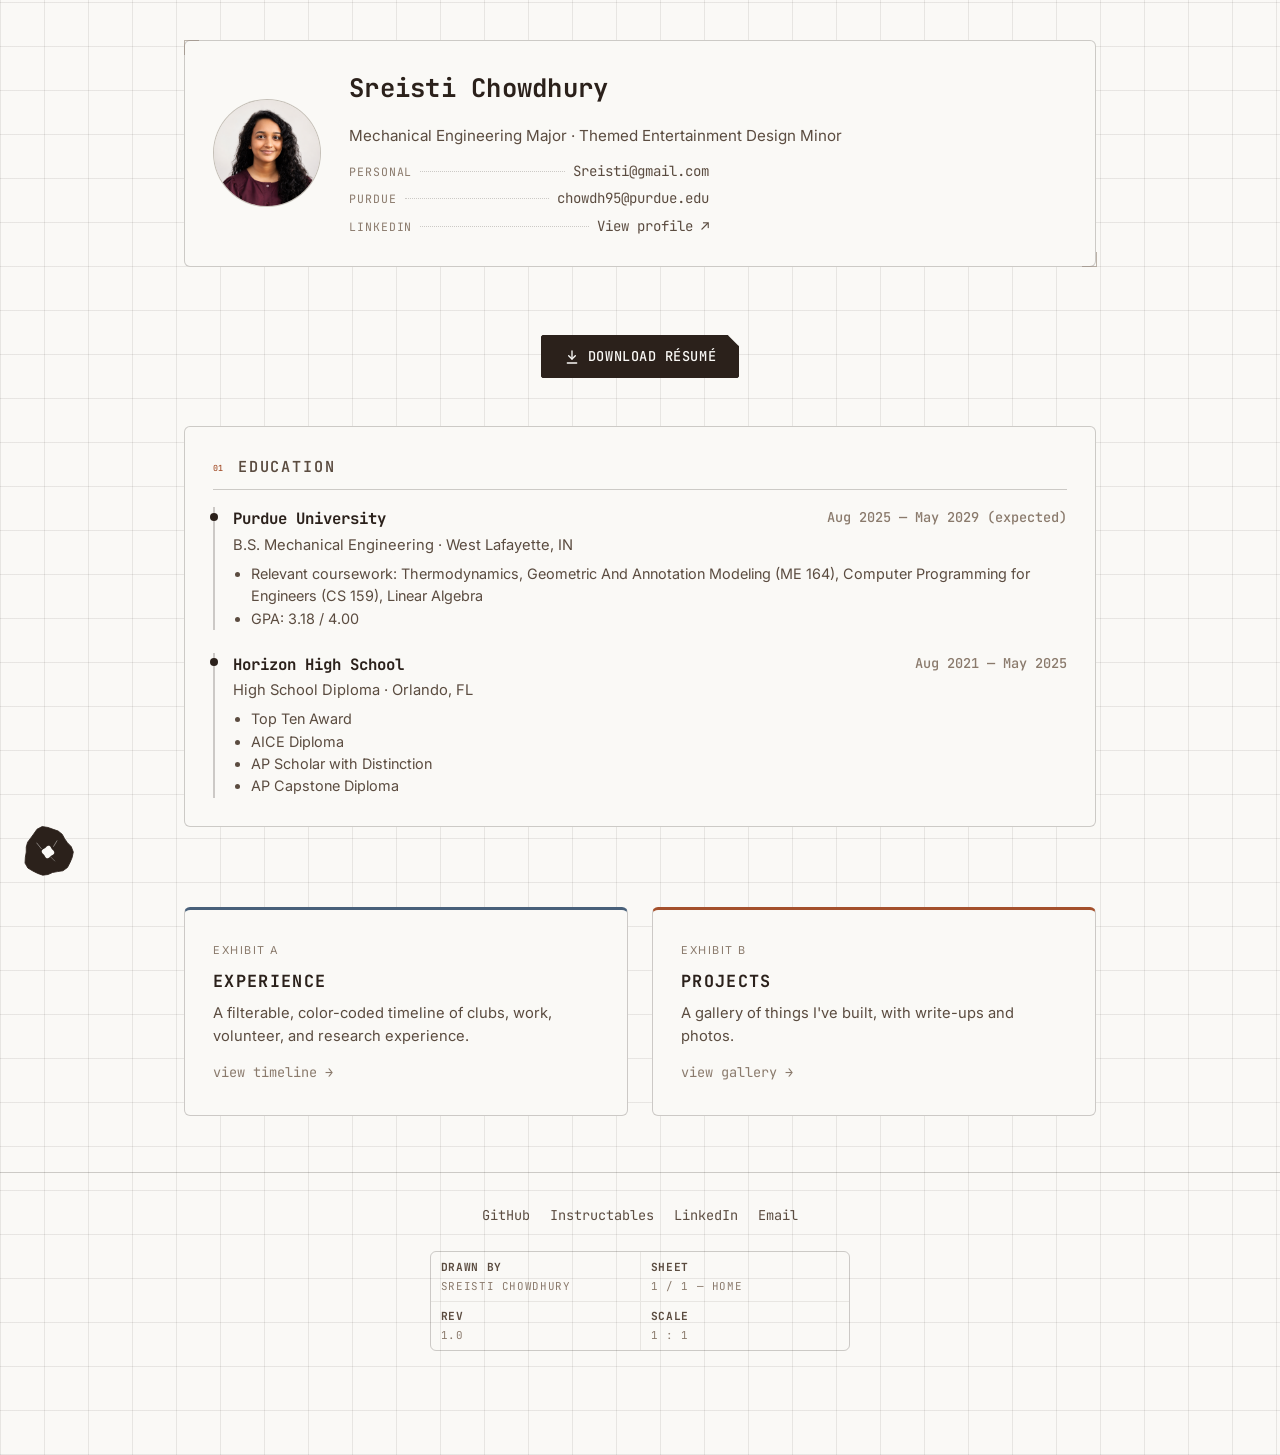
<file: index.html>
<!DOCTYPE html>
<html lang="en">
<head>
<meta charset="UTF-8" />
<meta name="viewport" content="width=device-width, initial-scale=1.0" />
<title>Sreisti Chowdhury — Portfolio</title>
<meta name="description" content="Personal portfolio, resume, experience and projects." />
<link rel="preconnect" href="https://fonts.googleapis.com" />
<link rel="preconnect" href="https://fonts.gstatic.com" crossorigin />
<link
  href="https://fonts.googleapis.com/css2?family=Inter:wght@400;500;600;700&family=JetBrains+Mono:wght@500;700&display=swap"
  rel="stylesheet"
/>
<link rel="stylesheet" href="css/style.css" />
</head>
<body>
  <main class="container">
    <section id="card" aria-label="Contact card">
      <div class="business-card">
        <div class="card-photo" id="cardPhoto"></div>
        <div class="card-info">
          <h1 id="cardName">Loading…</h1>
          <p class="role" id="cardRole"></p>
          <ul class="card-contacts" id="cardContacts"></ul>
        </div>
      </div>
    </section>

    <div class="resume-row">
      <a id="resumeBtn" class="btn" href="assets/resume.pdf" download>
        <svg width="16" height="16" viewBox="0 0 24 24" fill="none" stroke="currentColor" stroke-width="2" stroke-linecap="round" stroke-linejoin="round">
          <path d="M12 3v12"></path>
          <path d="M7 10l5 5 5-5"></path>
          <path d="M5 21h14"></path>
        </svg>
        Download Résumé
      </a>
    </div>

    <section aria-label="Education">
      <div class="panel">
        <h2><span class="section-index">01</span> Education</h2>
        <div class="edu-timeline" id="educationList"></div>
      </div>
    </section>

    <section aria-label="Explore">
      <div class="nav-buttons">
        <a class="nav-card" href="experience.html">
          <span class="eyebrow">EXHIBIT A</span>
          <h2>Experience</h2>
          <p>A filterable, color-coded timeline of clubs, work, volunteer, and research experience.</p>
          <div class="arrow">view timeline →</div>
        </a>
        <a class="nav-card" href="projects.html">
          <span class="eyebrow">EXHIBIT B</span>
          <h2>Projects</h2>
          <p>A gallery of things I've built, with write-ups and photos.</p>
          <div class="arrow">view gallery →</div>
        </a>
      </div>
    </section>
  </main>

  <footer class="site-footer">
    <div class="footer-links" id="footerLinks"></div>
    <div class="title-block" aria-hidden="true">
      <div class="tb-row">
        <div class="tb-cell"><b>Drawn by</b><span data-site-name>—</span></div>
        <div class="tb-cell"><b>Sheet</b>1 / 1 — Home</div>
      </div>
      <div class="tb-row">
        <div class="tb-cell"><b>Rev</b>1.0</div>
        <div class="tb-cell"><b>Scale</b>1 : 1</div>
      </div>
    </div>
  </footer>

  <div class="gear-fixed" id="gearIcon" aria-hidden="true"></div>

  <script src="js/data.js"></script>
  <script src="js/main.js"></script>
  <script src="js/gear.js"></script>
</body>
</html>
</file>
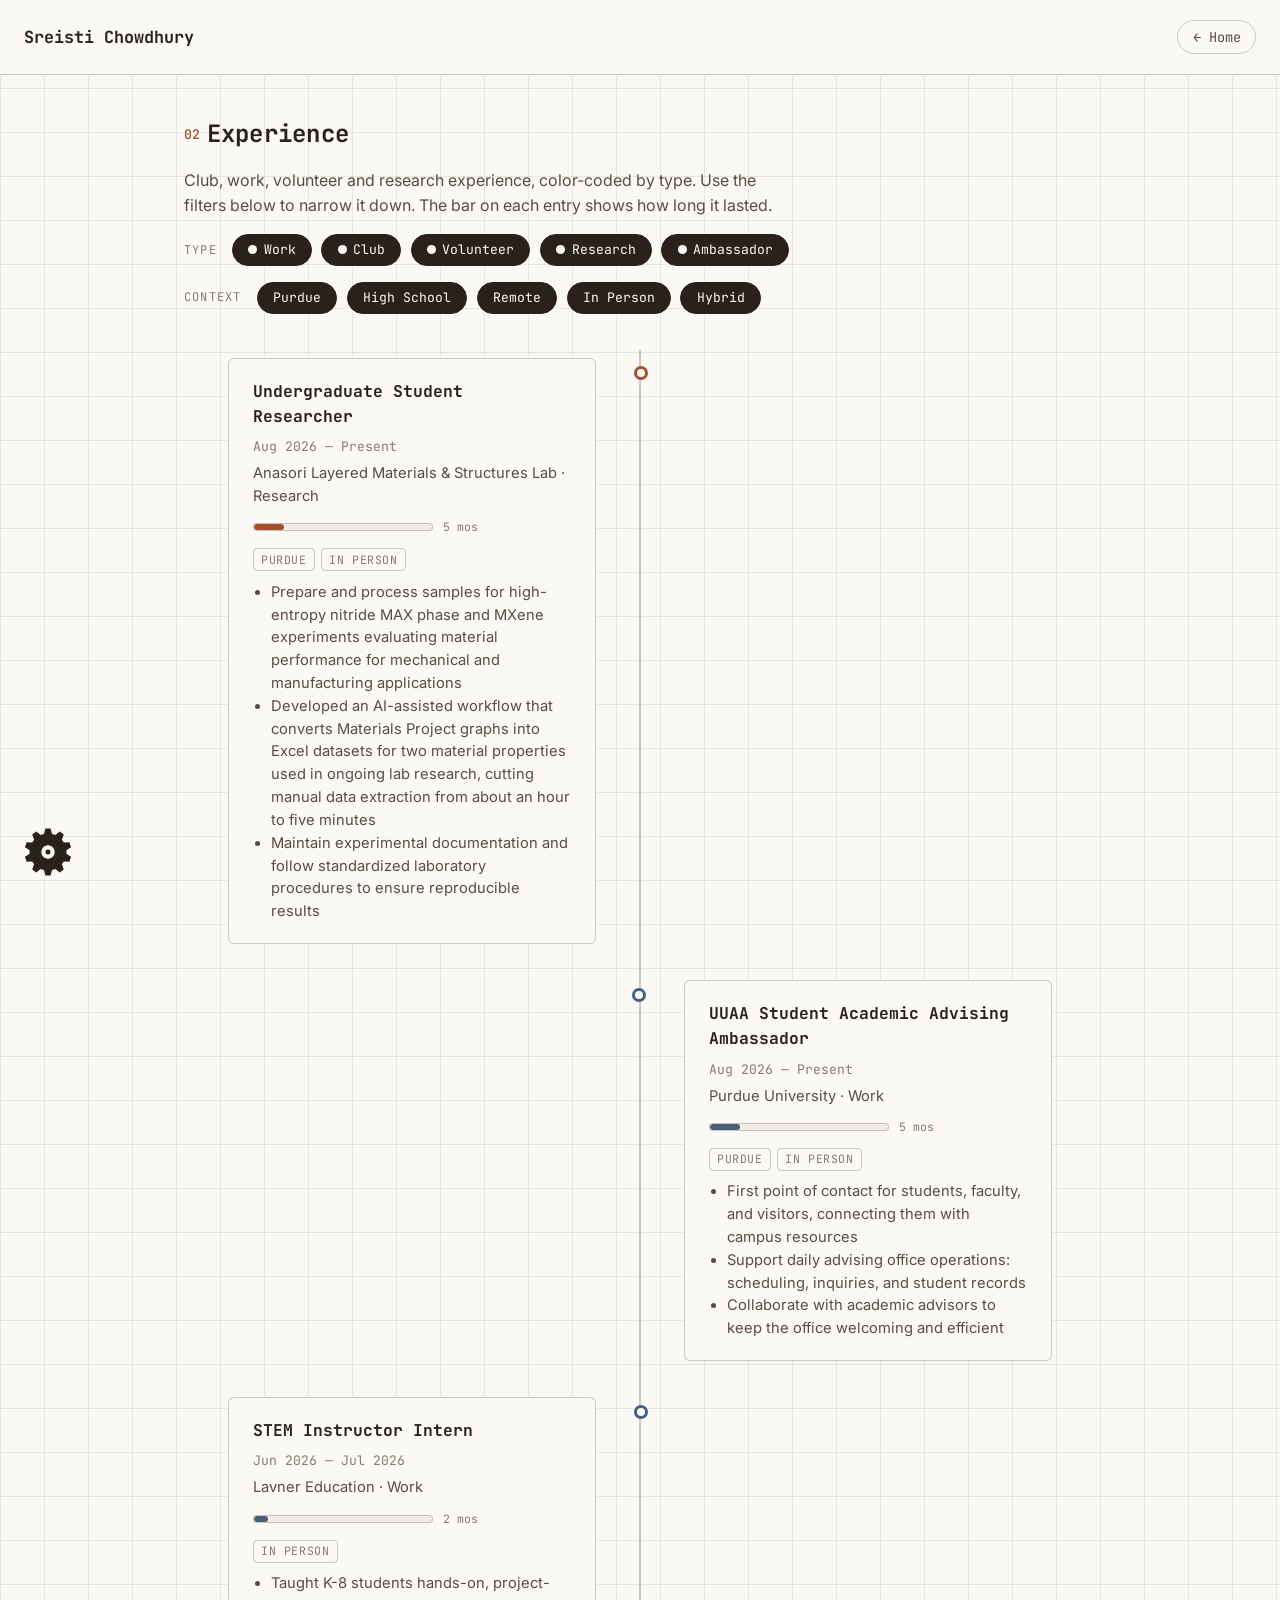
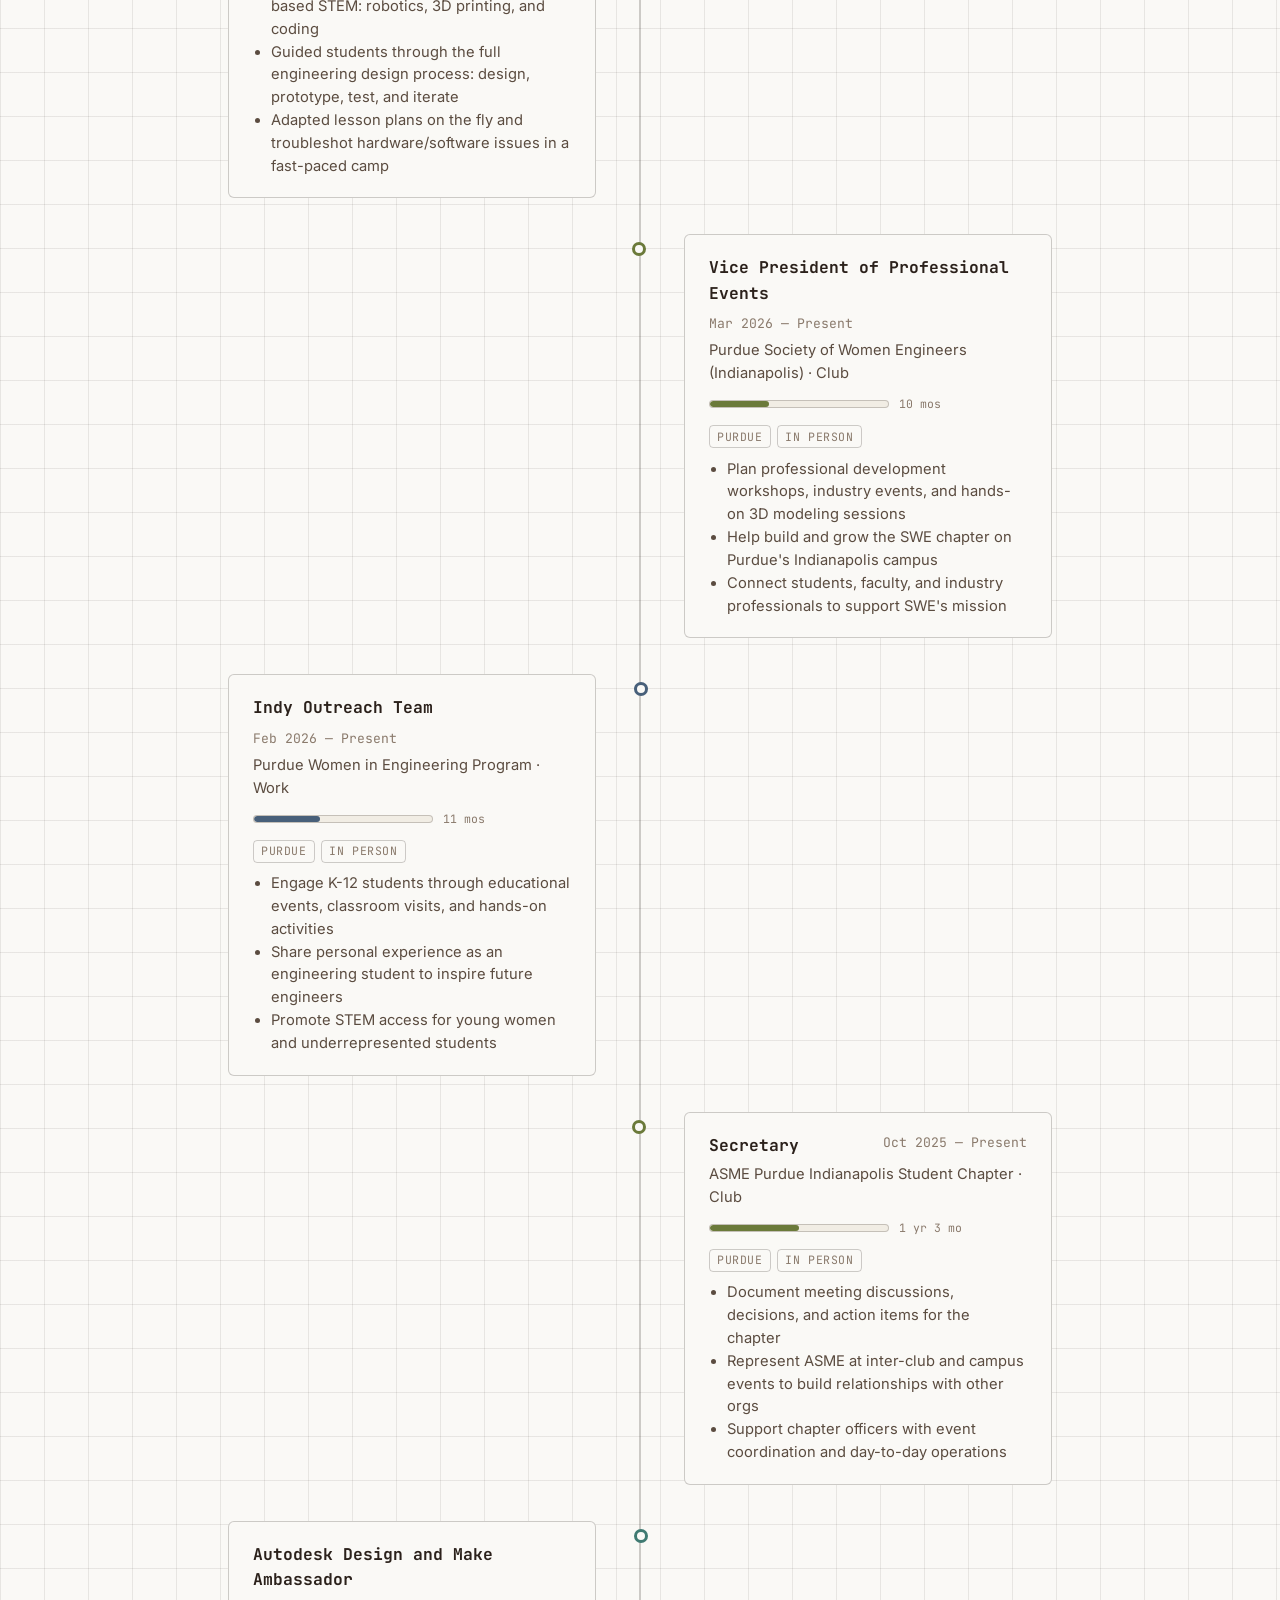
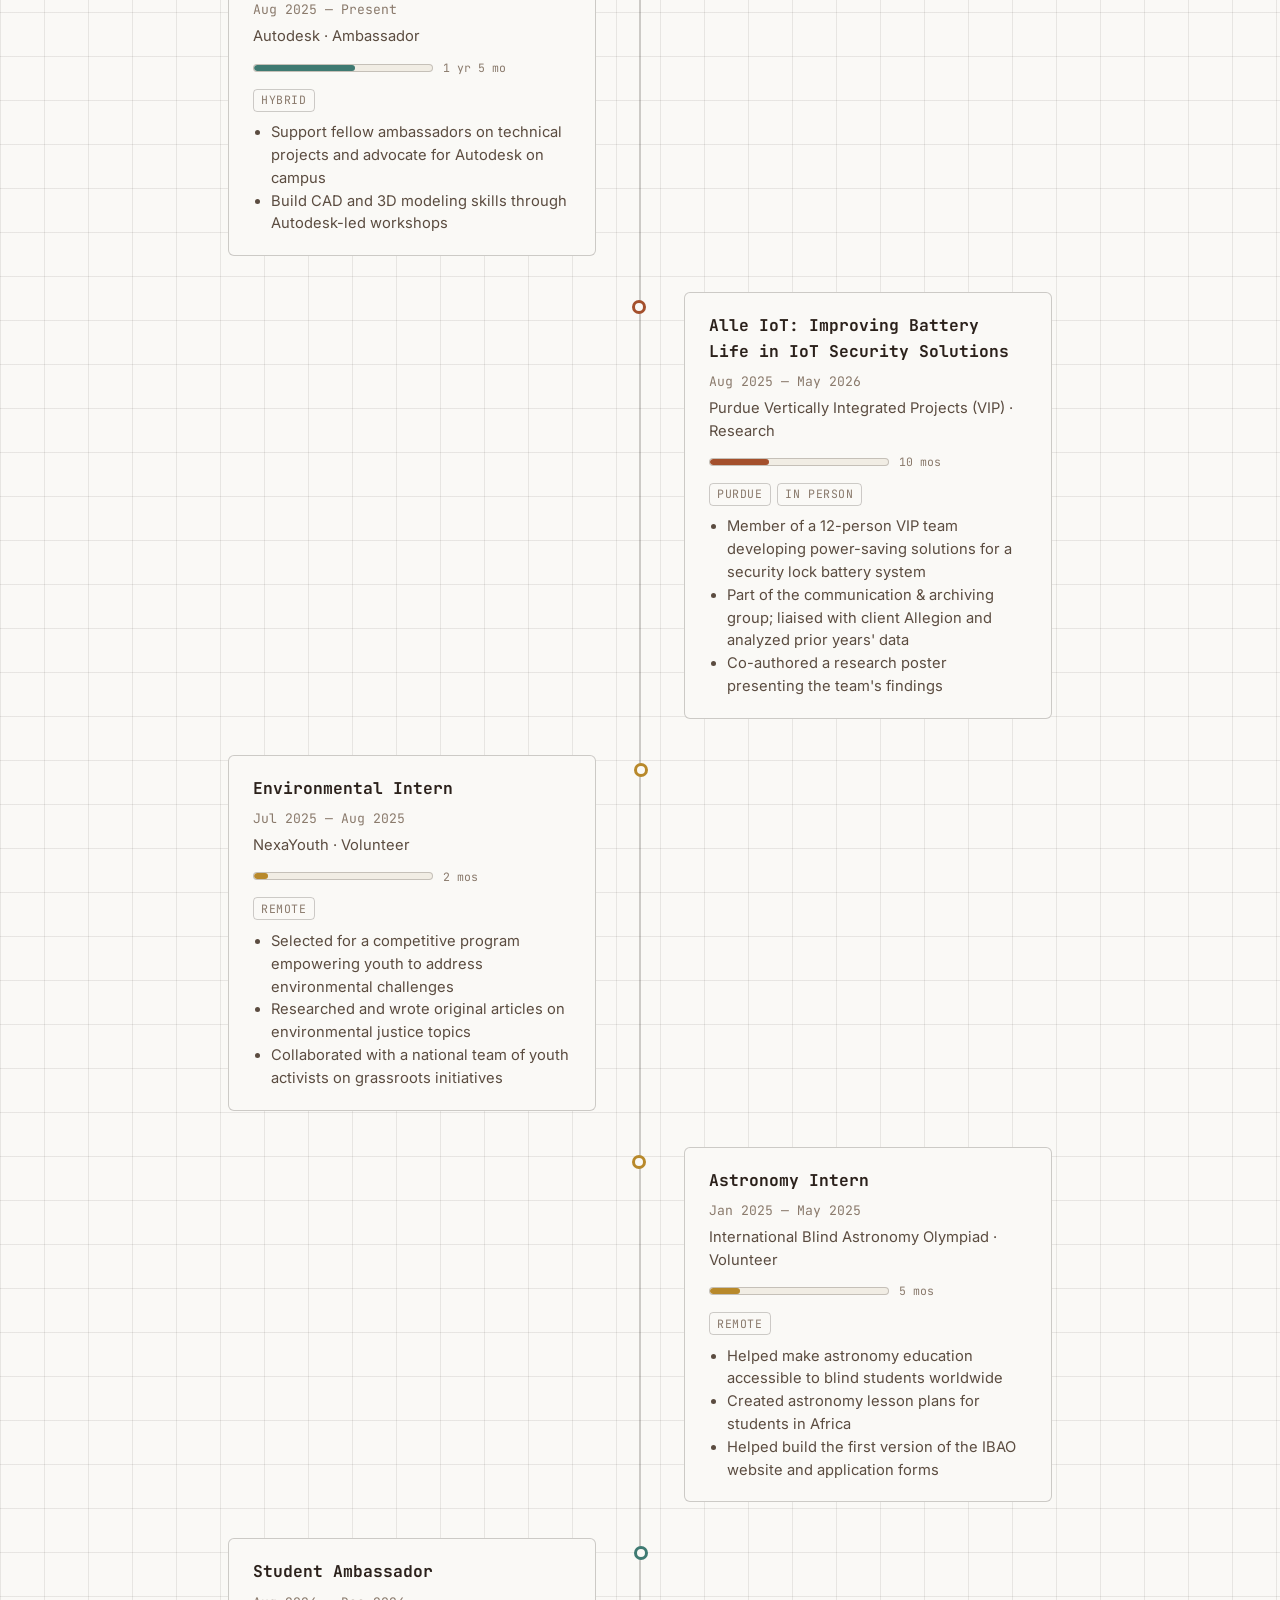
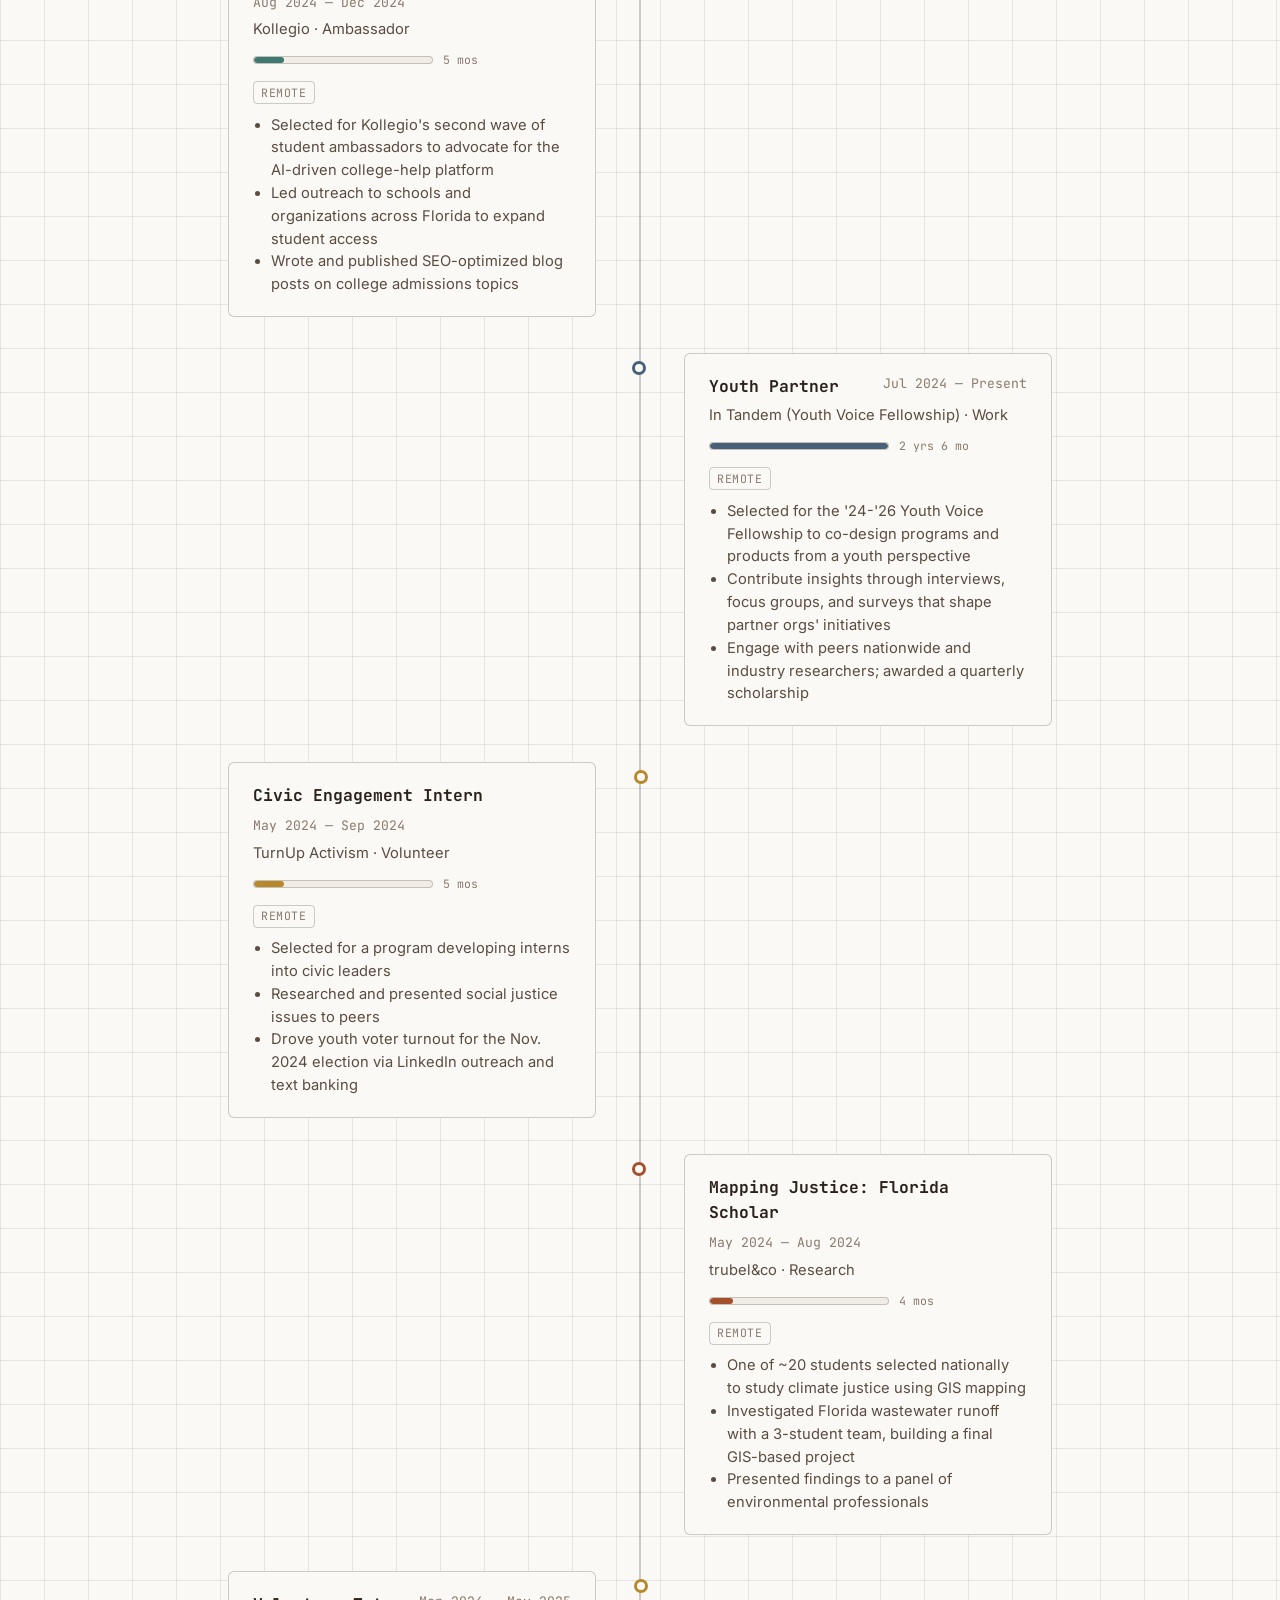
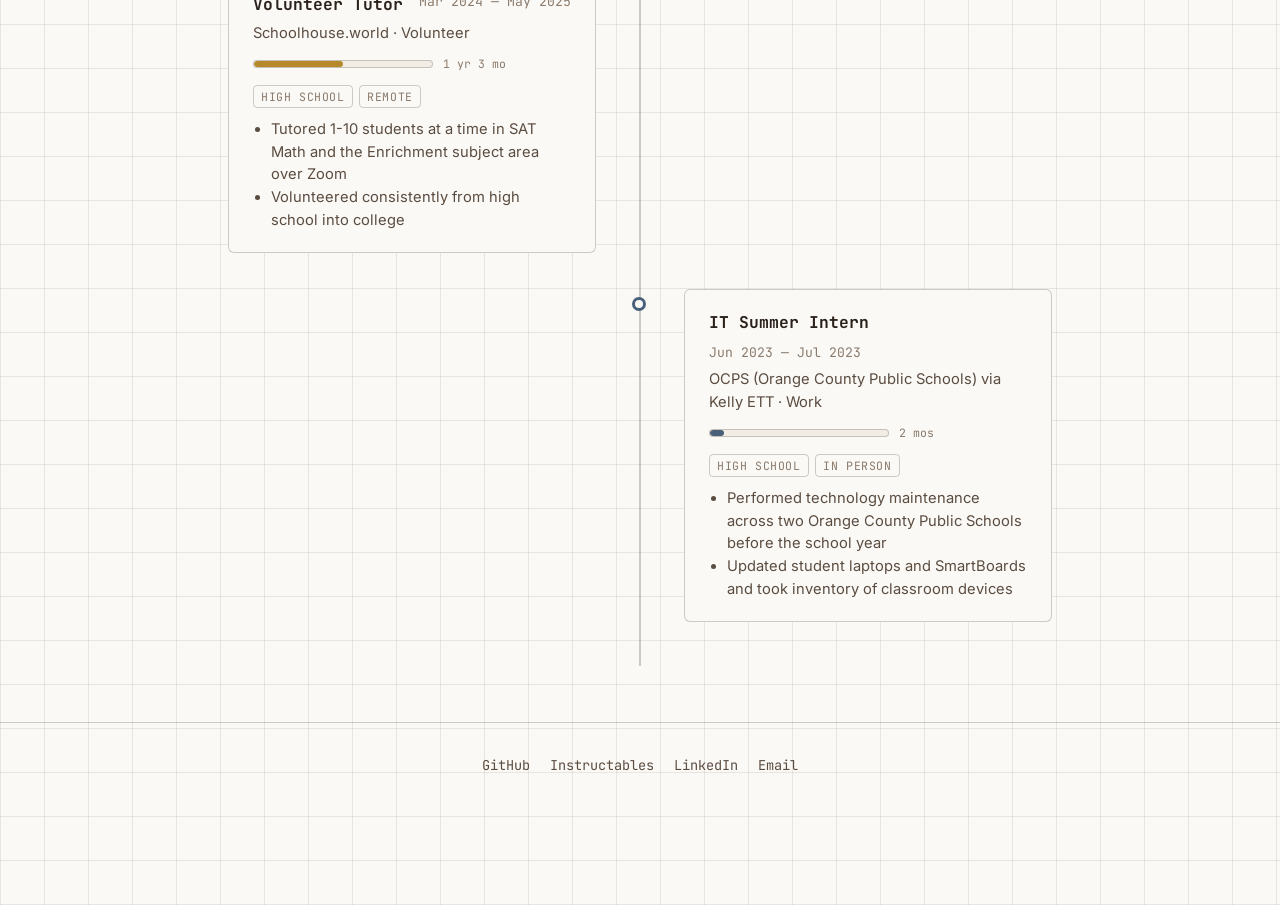
<file: experience.html>
<!DOCTYPE html>
<html lang="en">
<head>
<meta charset="UTF-8" />
<meta name="viewport" content="width=device-width, initial-scale=1.0" />
<title>Experience — Sreisti Chowdhury</title>
<link rel="preconnect" href="https://fonts.googleapis.com" />
<link rel="preconnect" href="https://fonts.gstatic.com" crossorigin />
<link
  href="https://fonts.googleapis.com/css2?family=Inter:wght@400;500;600;700&family=JetBrains+Mono:wght@500;700&display=swap"
  rel="stylesheet"
/>
<link rel="stylesheet" href="css/style.css" />
<link rel="stylesheet" href="css/experience.css" />
</head>
<body>
  <nav class="site-nav">
    <a class="brand" href="index.html" data-site-name>Your Name</a>
    <a class="home-link" href="index.html">← Home</a>
  </nav>

  <main class="container">
    <section>
      <h1><span class="section-index">02</span>Experience</h1>
      <p style="color: var(--ink-soft); max-width: 60ch;">
        Club, work, volunteer and research experience, color-coded by type. Use the
        filters below to narrow it down. The bar on each entry shows how long it lasted.
      </p>

      <div class="exp-toolbar">
        <div class="chip-group">
          <span class="group-label">Type</span>
          <div id="categoryChips" style="display: contents;"></div>
        </div>
        <div class="chip-group">
          <span class="group-label">Context</span>
          <div id="contextChips" style="display: contents;"></div>
        </div>
      </div>

      <div class="timeline" id="timeline"></div>
    </section>
  </main>

  <footer class="site-footer">
    <div class="footer-links" id="footerLinks"></div>
  </footer>

  <div class="gear-fixed" id="gearIcon" aria-hidden="true"></div>

  <script src="js/data.js"></script>
  <script src="js/main.js"></script>
  <script src="js/experience.js"></script>
  <script src="js/gear-static.js"></script>
</body>
</html>
</file>
<file: css/style.css>
/* ============================================================
   Shared design system — engineering-drawing-sheet aesthetic.
   Used by index.html, experience.html and projects.html.
   ============================================================ */

:root {
  --ink: #2b211b;
  --ink-soft: #5b4c40;
  --ink-faint: #8a7a6c;
  --paper: #faf9f6;
  --paper-alt: #f1ede4;
  --line: rgba(43, 33, 27, 0.22);
  --line-soft: rgba(43, 33, 27, 0.09);

  --accent-work: #48607a;
  --accent-club: #6b7a3a;
  --accent-volunteer: #b8892b;
  --accent-research: #a4502c;
  --accent-ambassador: #3f7a72;

  --radius: 6px;
  --gap: 1.5rem;
  --content-width: 960px;

  --font-head: "JetBrains Mono", "Courier New", monospace;
  --font-body: "Inter", system-ui, -apple-system, "Segoe UI", sans-serif;
}

* {
  box-sizing: border-box;
}

html {
  scroll-behavior: smooth;
}

body {
  margin: 0;
  color: var(--ink);
  font-family: var(--font-body);
  background-color: var(--paper);
  background-image: repeating-linear-gradient(
      0deg,
      var(--line-soft) 0 1px,
      transparent 1px 44px
    ),
    repeating-linear-gradient(90deg, var(--line-soft) 0 1px, transparent 1px 44px);
  line-height: 1.55;
  padding-bottom: 5rem;
}

img {
  max-width: 100%;
  display: block;
}

a {
  color: inherit;
}

h1,
h2,
h3 {
  font-family: var(--font-head);
  letter-spacing: 0.01em;
  margin: 0 0 0.5em;
}

.container {
  max-width: var(--content-width);
  margin: 0 auto;
  padding: 0 1.5rem;
}

/* ---- Top nav (experience/projects pages) ---- */
.site-nav {
  display: flex;
  align-items: center;
  justify-content: space-between;
  padding: 1.25rem 1.5rem;
  border-bottom: 1px solid var(--line);
  background: var(--paper);
}

.site-nav .brand {
  font-family: var(--font-head);
  font-weight: 700;
  text-decoration: none;
  font-size: 1.05rem;
  color: var(--ink);
}

.site-nav .home-link {
  font-family: var(--font-head);
  font-size: 0.85rem;
  text-decoration: none;
  border: 1px solid var(--line);
  border-radius: 999px;
  padding: 0.35rem 0.9rem;
  color: var(--ink-soft);
}

.site-nav .home-link:hover {
  border-color: var(--ink);
  color: var(--ink);
}

/* ---- Panels ---- */
.panel {
  border: 1.5px solid var(--line);
  border-radius: var(--radius);
  background: var(--paper);
  padding: 1.75rem;
}

.panel > h2 {
  text-transform: uppercase;
  font-size: 0.95rem;
  font-weight: 600;
  letter-spacing: 0.12em;
  color: var(--ink-soft);
  border-bottom: 1px solid var(--line);
  padding-bottom: 0.6rem;
  margin-bottom: 1.1rem;
}

/* Small "spec sheet" index number preceding a section title, e.g. 01 / EDUCATION */
.section-index {
  display: inline-block;
  font-size: 0.55em;
  font-weight: 500;
  letter-spacing: 0;
  color: var(--accent-research);
  text-transform: none;
  vertical-align: middle;
  margin-right: 0.5em;
}

section {
  padding: 2.5rem 0;
}

/* ---- Business card ---- */
.business-card {
  position: relative;
  display: flex;
  gap: 1.75rem;
  align-items: center;
  border: 1.5px solid var(--line);
  border-radius: var(--radius);
  padding: 1.75rem;
  background: var(--paper);
}

/* Registration-mark corners, like a drafted sheet's crop marks */
.business-card::before,
.business-card::after {
  content: "";
  position: absolute;
  width: 14px;
  height: 14px;
  border: 1.5px solid var(--ink-faint);
  opacity: 0.55;
}

.business-card::before {
  top: -1.5px;
  left: -1.5px;
  border-right: none;
  border-bottom: none;
}

.business-card::after {
  bottom: -1.5px;
  right: -1.5px;
  border-left: none;
  border-top: none;
}

.card-photo {
  flex: 0 0 auto;
  width: 108px;
  height: 108px;
  border-radius: 50%;
  overflow: hidden;
  border: 1.5px solid var(--line);
  background: var(--paper-alt);
  display: flex;
  align-items: center;
  justify-content: center;
}

.card-photo img {
  width: 100%;
  height: 100%;
  object-fit: cover;
}

.card-photo svg {
  width: 60%;
  height: 60%;
  color: var(--ink-faint);
}

.card-info h1 {
  font-size: 1.6rem;
  margin-bottom: 0.15em;
}

.card-info .role {
  font-family: var(--font-body);
  color: var(--ink-soft);
  margin-bottom: 0.85rem;
  font-size: 0.95rem;
}

.card-contacts {
  list-style: none;
  margin: 0;
  padding: 0;
  display: flex;
  flex-direction: column;
  gap: 0.35rem;
  font-size: 0.88rem;
  font-family: var(--font-head);
  max-width: 360px;
}

.contact-row {
  display: flex;
  align-items: baseline;
  gap: 0.5rem;
}

.contact-label {
  flex: 0 0 auto;
  text-transform: uppercase;
  font-size: 0.72rem;
  letter-spacing: 0.08em;
  color: var(--ink-faint);
}

.contact-leader {
  flex: 1 1 auto;
  min-width: 0.75rem;
  border-bottom: 1px dotted var(--line);
  transform: translateY(-0.25rem);
}

.card-contacts a.contact-value {
  flex: 0 0 auto;
  text-decoration: none;
  color: var(--ink-soft);
}

.card-contacts a.contact-value:hover {
  color: var(--ink);
  text-decoration: underline;
}

/* ---- Buttons ----
   A clipped corner instead of a generic rounded pill — reads as a
   stamped spec label rather than a stock SaaS CTA. */
.btn {
  display: inline-flex;
  align-items: center;
  gap: 0.5rem;
  font-family: var(--font-head);
  font-size: 0.85rem;
  font-weight: 500;
  letter-spacing: 0.04em;
  text-transform: uppercase;
  text-decoration: none;
  color: var(--paper);
  background: var(--ink);
  border: 1.5px solid var(--ink);
  border-radius: 2px;
  clip-path: polygon(0 0, calc(100% - 12px) 0, 100% 12px, 100% 100%, 0 100%);
  padding: 0.65rem 1.4rem;
  cursor: pointer;
  transition: transform 0.15s ease, background 0.15s ease;
}

.btn:hover {
  background: var(--ink-soft);
  transform: translateY(-1px);
}

.resume-row {
  display: flex;
  justify-content: center;
  padding: 1.75rem 0 0.5rem;
}

/* ---- Education timeline ---- */
.edu-timeline {
  display: flex;
  flex-direction: column;
  gap: 1.4rem;
}

.edu-item {
  border-left: 2px solid var(--line);
  padding-left: 1.1rem;
  position: relative;
}

.edu-item::before {
  content: "";
  position: absolute;
  left: -5px;
  top: 0.35rem;
  width: 8px;
  height: 8px;
  border-radius: 50%;
  background: var(--ink);
}

.edu-item .edu-head {
  display: flex;
  flex-wrap: wrap;
  justify-content: space-between;
  gap: 0.5rem;
  font-family: var(--font-head);
  font-weight: 700;
  font-size: 0.98rem;
}

.edu-item .edu-dates {
  color: var(--ink-faint);
  font-weight: 500;
  font-size: 0.85rem;
}

.edu-item .edu-degree {
  color: var(--ink-soft);
  font-size: 0.92rem;
  margin: 0.15rem 0 0.4rem;
}

.edu-item ul {
  margin: 0;
  padding-left: 1.15rem;
  font-size: 0.9rem;
  color: var(--ink-soft);
}

/* ---- Experience / Projects nav cards ---- */
.nav-buttons {
  display: grid;
  grid-template-columns: 1fr 1fr;
  gap: var(--gap);
}

.nav-card {
  display: block;
  position: relative;
  border: 1.5px solid var(--line);
  border-top-width: 3px;
  border-radius: var(--radius);
  padding: 2rem 1.75rem;
  text-decoration: none;
  color: var(--ink);
  background: var(--paper);
  transition: transform 0.15s ease, border-color 0.15s ease, box-shadow 0.15s ease;
}

.nav-card:nth-of-type(1) {
  border-top-color: var(--accent-work);
}

.nav-card:nth-of-type(2) {
  border-top-color: var(--accent-research);
}

.nav-card:hover {
  transform: translateY(-2px);
  border-color: var(--ink);
  box-shadow: 3px 3px 0 var(--line);
}

.nav-card:nth-of-type(1):hover {
  border-top-color: var(--accent-work);
}

.nav-card:nth-of-type(2):hover {
  border-top-color: var(--accent-research);
}

.nav-card .eyebrow {
  display: block;
  font-size: 0.68rem;
  letter-spacing: 0.14em;
  color: var(--ink-faint);
  margin-bottom: 0.6rem;
}

.nav-card h2 {
  text-transform: uppercase;
  font-size: 1.05rem;
  letter-spacing: 0.08em;
  border: none;
  padding: 0;
  margin-bottom: 0.5rem;
}

.nav-card p {
  margin: 0;
  color: var(--ink-soft);
  font-size: 0.92rem;
}

.nav-card .arrow {
  font-family: var(--font-head);
  margin-top: 0.9rem;
  font-size: 0.85rem;
  color: var(--ink-faint);
}

/* ---- Footer ---- */
.site-footer {
  border-top: 1.5px solid var(--line);
  margin-top: 1rem;
  padding: 2rem 1.5rem 1.5rem;
}

.footer-links {
  display: flex;
  flex-wrap: wrap;
  gap: 1.25rem;
  justify-content: center;
  margin-bottom: 1.5rem;
}

.footer-links a {
  font-family: var(--font-head);
  font-size: 0.85rem;
  text-decoration: none;
  color: var(--ink-soft);
  border-bottom: 1px solid transparent;
}

.footer-links a:hover {
  color: var(--ink);
  border-bottom-color: var(--ink);
}

.title-block {
  max-width: 420px;
  margin: 0 auto;
  border: 1px solid var(--line);
  border-radius: 6px;
  overflow: hidden;
  font-family: var(--font-head);
  font-size: 0.68rem;
  color: var(--ink-faint);
  text-transform: uppercase;
  letter-spacing: 0.06em;
}

.title-block .tb-row {
  display: grid;
  grid-template-columns: 1fr 1fr;
}

.title-block .tb-row + .tb-row {
  border-top: 1px solid var(--line-soft);
}

.title-block .tb-cell {
  padding: 0.4rem 0.6rem;
}

.title-block .tb-cell + .tb-cell {
  border-left: 1px solid var(--line-soft);
}

.title-block .tb-cell b {
  display: block;
  color: var(--ink-soft);
  font-size: 0.7rem;
  margin-bottom: 0.1rem;
}

/* ---- Fixed gear / wheel icon ---- */
.gear-fixed {
  position: fixed;
  left: 1.25rem;
  bottom: 1.25rem;
  width: 56px;
  height: 56px;
  z-index: 50;
  pointer-events: none;
}

.gear-fixed .gear-layer {
  position: absolute;
  inset: 0;
  width: 100%;
  height: 100%;
  transform-origin: 50% 50%;
  will-change: transform, opacity;
}

.gear-fixed .gear-layer svg {
  width: 100%;
  height: 100%;
  display: block;
}

.gear-fixed.gear-spin-static .gear-layer {
  animation: gear-spin 14s linear infinite;
}

@keyframes gear-spin {
  to {
    transform: rotate(360deg);
  }
}

@media (prefers-reduced-motion: reduce) {
  .gear-fixed.gear-spin-static .gear-layer {
    animation: none;
  }
}

@media (prefers-reduced-motion: reduce) {
  html {
    scroll-behavior: auto;
  }
}

/* ---- Responsive ---- */
@media (max-width: 720px) {
  .business-card {
    flex-direction: column;
    text-align: center;
  }

  .card-contacts {
    align-items: center;
  }

  .nav-buttons {
    grid-template-columns: 1fr;
  }

  .gear-fixed {
    width: 42px;
    height: 42px;
    left: 0.85rem;
    bottom: 0.85rem;
  }
}
</file>
<file: css/experience.css>
/* ============================================================
   experience.html — filter chips, legend, and timeline
   ============================================================ */

.exp-toolbar {
  display: flex;
  flex-direction: column;
  gap: 1rem;
  margin-bottom: 2.25rem;
}

.chip-group {
  display: flex;
  flex-wrap: wrap;
  gap: 0.6rem;
  align-items: center;
}

.chip-group .group-label {
  font-family: var(--font-head);
  font-size: 0.75rem;
  text-transform: uppercase;
  letter-spacing: 0.1em;
  color: var(--ink-faint);
  margin-right: 0.35rem;
}

.chip {
  font-family: var(--font-head);
  font-size: 0.82rem;
  border: 1.5px solid var(--line);
  border-radius: 999px;
  background: var(--paper);
  color: var(--ink-soft);
  padding: 0.4rem 0.95rem;
  cursor: pointer;
  display: inline-flex;
  align-items: center;
  gap: 0.4rem;
  transition: all 0.15s ease;
}

.chip:hover {
  border-color: var(--ink);
}

.chip[aria-pressed="true"] {
  background: var(--ink);
  border-color: var(--ink);
  color: var(--paper);
}

.chip .swatch {
  width: 9px;
  height: 9px;
  border-radius: 50%;
  display: inline-block;
}

.chip[data-category="work"] .swatch {
  background: var(--accent-work);
}
.chip[data-category="club"] .swatch {
  background: var(--accent-club);
}
.chip[data-category="volunteer"] .swatch {
  background: var(--accent-volunteer);
}
.chip[data-category="research"] .swatch {
  background: var(--accent-research);
}
.chip[data-category="ambassador"] .swatch {
  background: var(--accent-ambassador);
}

.chip[aria-pressed="true"] .swatch {
  background: var(--paper);
}

/* ---- Alternating center-line timeline (mirrors the Education layout) ---- */
.timeline {
  position: relative;
  padding: 0.5rem 0 0.5rem;
}

.timeline::before {
  content: "";
  position: absolute;
  left: 50%;
  top: 0;
  bottom: 0;
  width: 2px;
  background: var(--line);
  transform: translateX(-50%);
}

.tl-item {
  position: relative;
  width: 50%;
  padding: 0 2.75rem 2.25rem;
  box-sizing: border-box;
}

.tl-item:nth-child(odd) {
  left: 0;
}

.tl-item:nth-child(even) {
  left: 50%;
}

.tl-dot {
  position: absolute;
  top: 0.5rem;
  width: 14px;
  height: 14px;
  border-radius: 50%;
  background: var(--paper);
  border: 3px solid var(--ink);
  z-index: 2;
}

.tl-item:nth-child(odd) .tl-dot {
  right: -8px;
}

.tl-item:nth-child(even) .tl-dot {
  left: -8px;
}

/* ---- Card (same look/feel as before) ---- */
.exp-card {
  border: 1.5px solid var(--line);
  border-radius: var(--radius);
  padding: 1.25rem 1.5rem;
  background: var(--paper);
}

.exp-head {
  display: flex;
  flex-wrap: wrap;
  justify-content: space-between;
  gap: 0.5rem;
  margin-bottom: 0.3rem;
}

.exp-title {
  font-family: var(--font-head);
  font-weight: 700;
  font-size: 1.02rem;
}

.exp-org {
  color: var(--ink-soft);
  font-size: 0.92rem;
}

.exp-dates {
  font-family: var(--font-head);
  font-size: 0.82rem;
  color: var(--ink-faint);
  white-space: nowrap;
}

/* ---- Duration bar: length = how long, color = category ---- */
.exp-duration {
  display: flex;
  align-items: center;
  gap: 0.6rem;
  margin: 0.65rem 0 0.75rem;
}

.exp-duration-track {
  flex: 1 1 auto;
  max-width: 180px;
  height: 8px;
  border-radius: 999px;
  background: var(--paper-alt);
  border: 1px solid var(--line);
  overflow: hidden;
}

.exp-duration-fill {
  height: 100%;
  border-radius: 999px;
}

.exp-duration-fill[data-category="work"] {
  background: var(--accent-work);
}
.exp-duration-fill[data-category="club"] {
  background: var(--accent-club);
}
.exp-duration-fill[data-category="volunteer"] {
  background: var(--accent-volunteer);
}
.exp-duration-fill[data-category="research"] {
  background: var(--accent-research);
}
.exp-duration-fill[data-category="ambassador"] {
  background: var(--accent-ambassador);
}

.exp-duration-label {
  font-family: var(--font-head);
  font-size: 0.72rem;
  color: var(--ink-faint);
  white-space: nowrap;
}

.exp-tags {
  display: flex;
  flex-wrap: wrap;
  gap: 0.4rem;
  margin-bottom: 0.6rem;
}

.exp-tag {
  font-size: 0.72rem;
  font-family: var(--font-head);
  text-transform: uppercase;
  letter-spacing: 0.05em;
  color: var(--ink-faint);
  border: 1px solid var(--line);
  border-radius: 4px;
  padding: 0.1rem 0.45rem;
}

.exp-card ul {
  margin: 0;
  padding-left: 1.15rem;
  font-size: 0.92rem;
  color: var(--ink-soft);
}

.empty-state {
  text-align: center;
  color: var(--ink-faint);
  font-family: var(--font-head);
  padding: 3rem 1rem;
  border: 1.5px dashed var(--line);
  border-radius: var(--radius);
}

/* ---- Responsive: single column, line on the left ---- */
@media (max-width: 760px) {
  .timeline::before {
    left: 17px;
  }

  .tl-item,
  .tl-item:nth-child(odd),
  .tl-item:nth-child(even) {
    width: 100%;
    left: 0;
    padding: 0 0 2rem 2.75rem;
  }

  .tl-item:nth-child(odd) .tl-dot,
  .tl-item:nth-child(even) .tl-dot {
    left: 11px;
    right: auto;
  }

  .exp-duration-track {
    max-width: 120px;
  }
}
</file>
